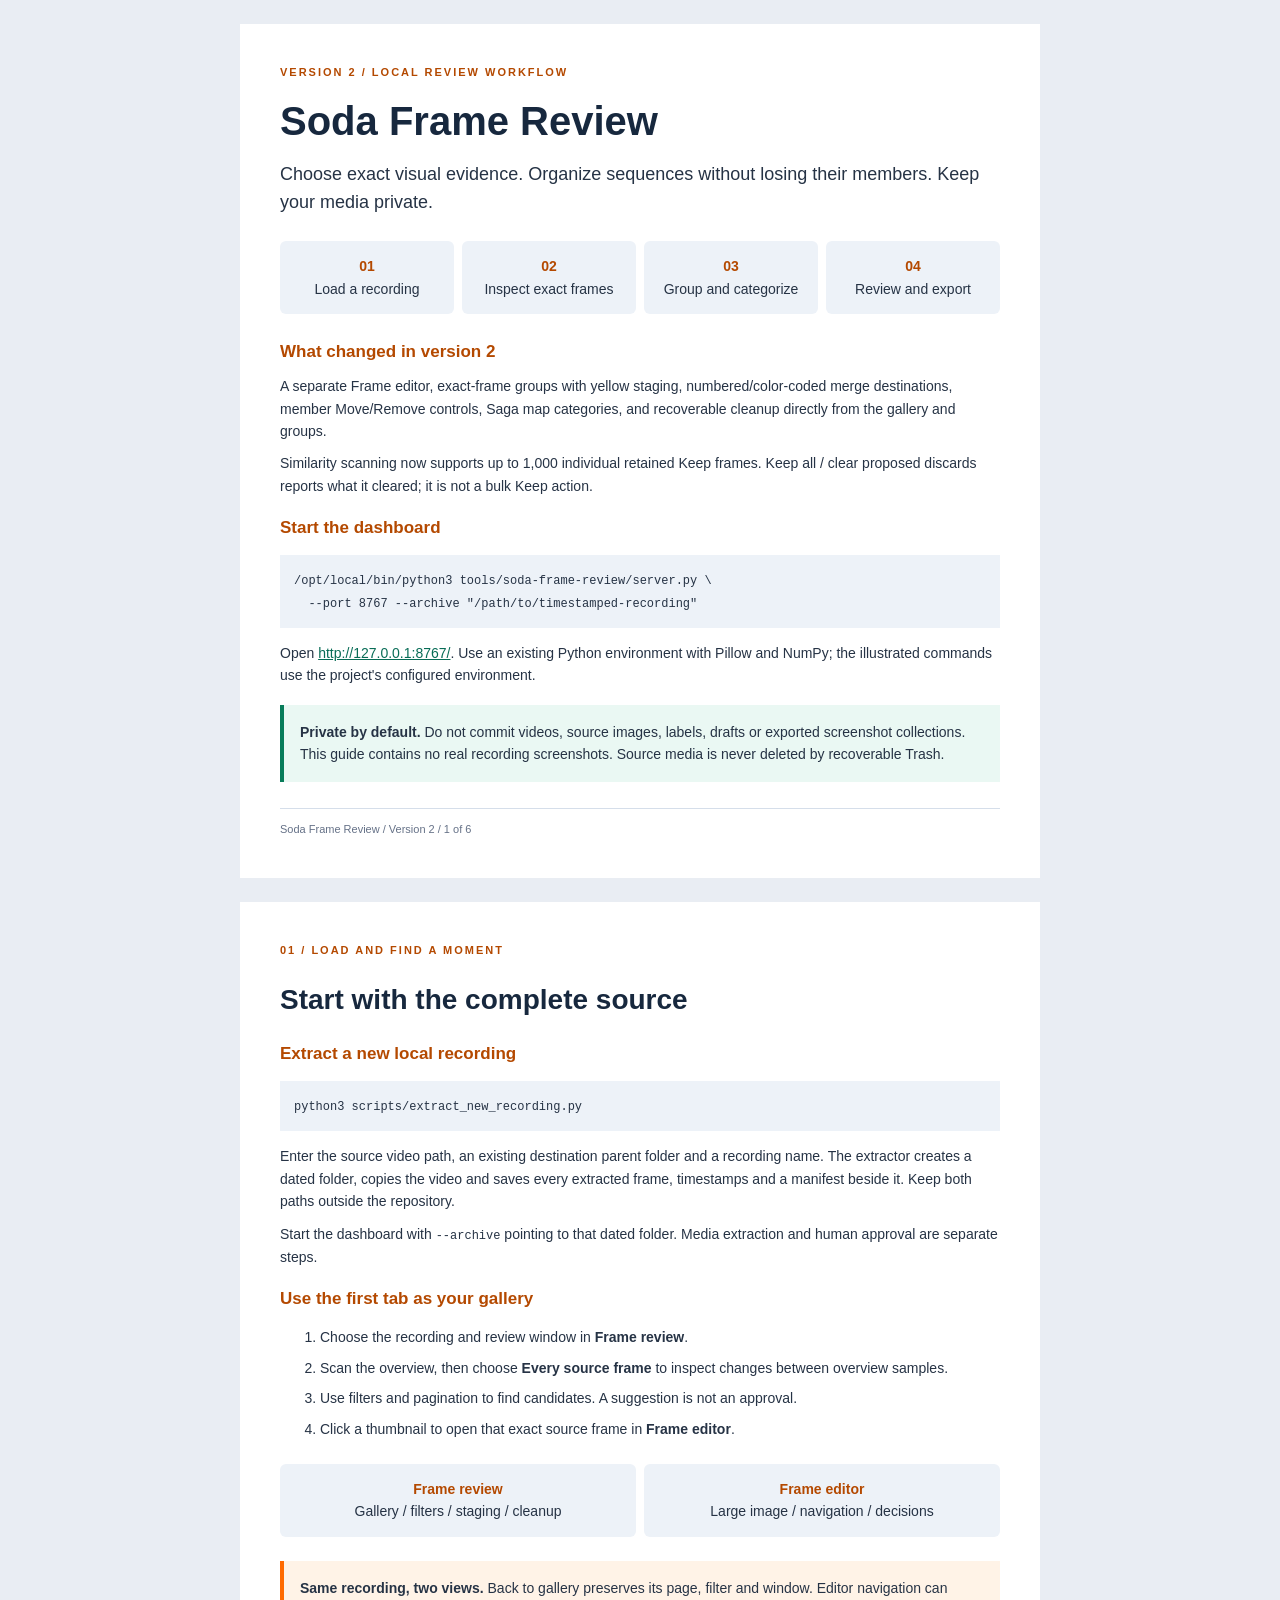
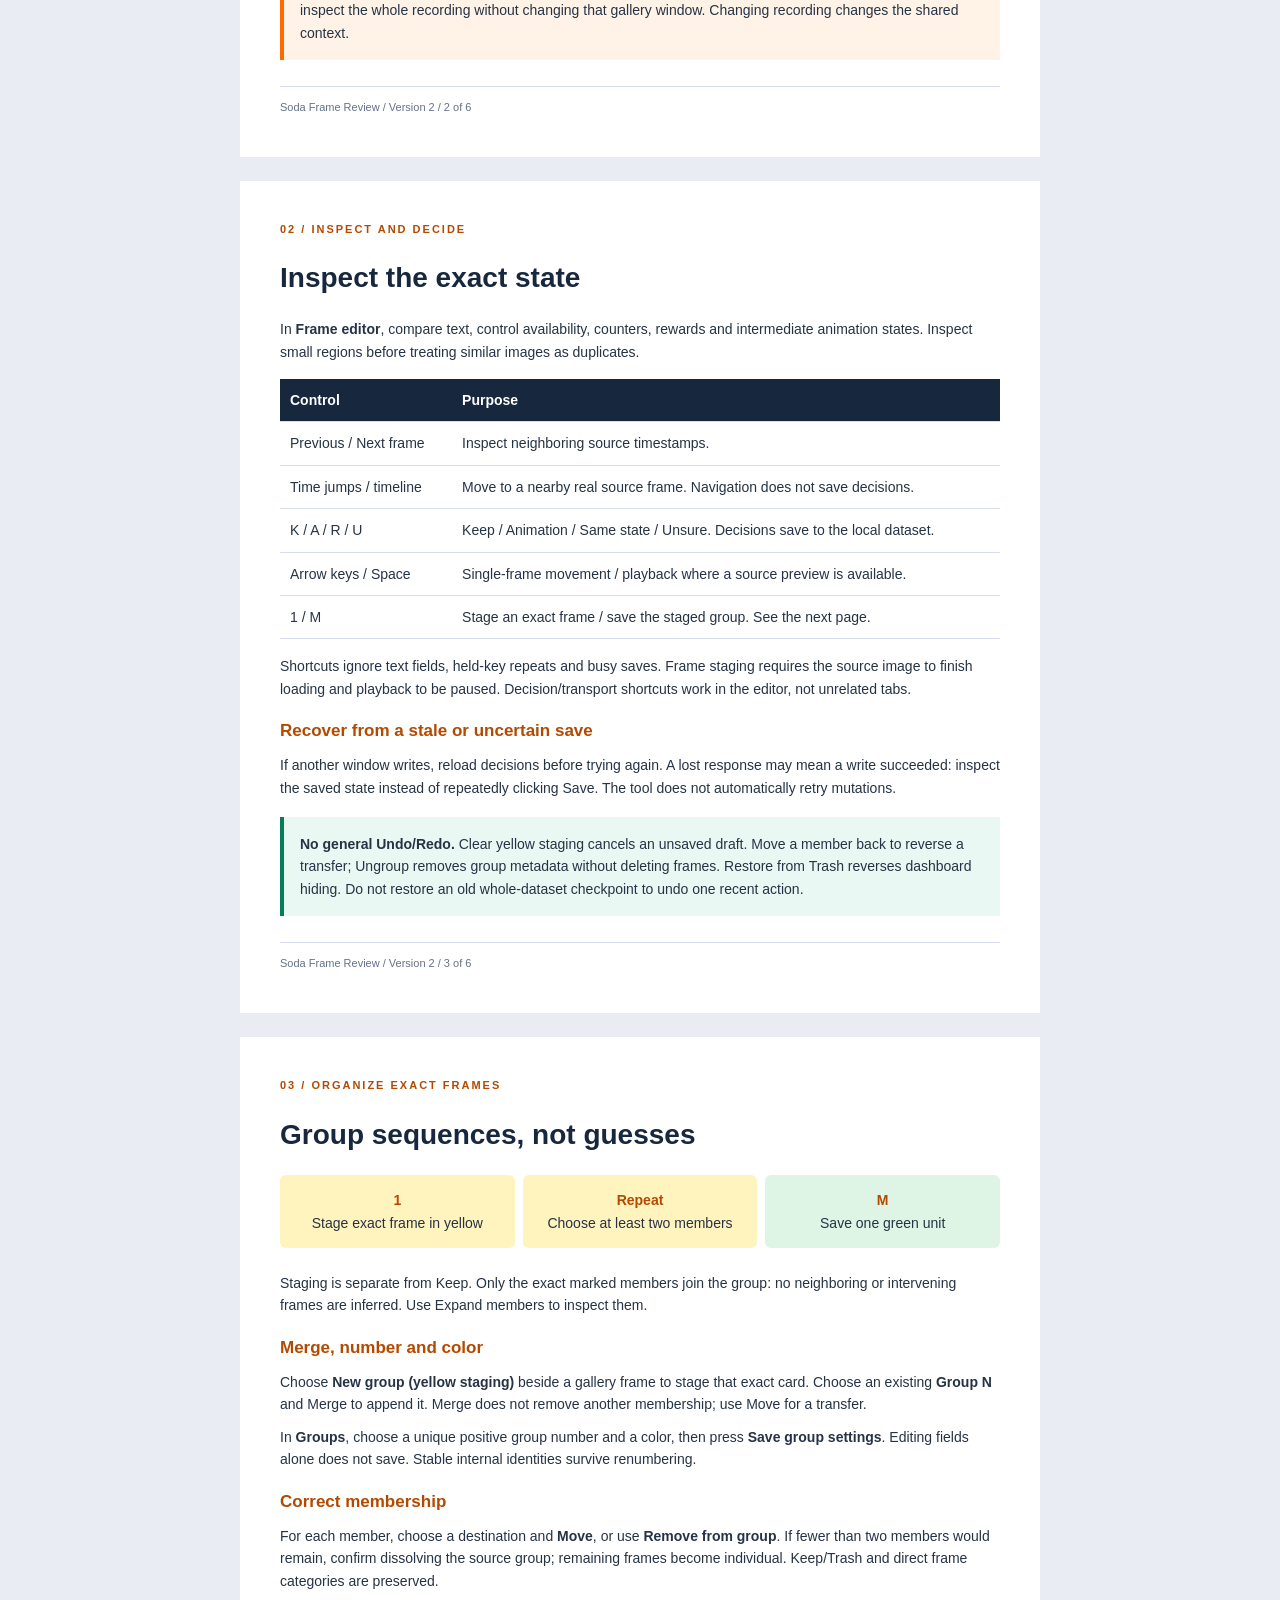
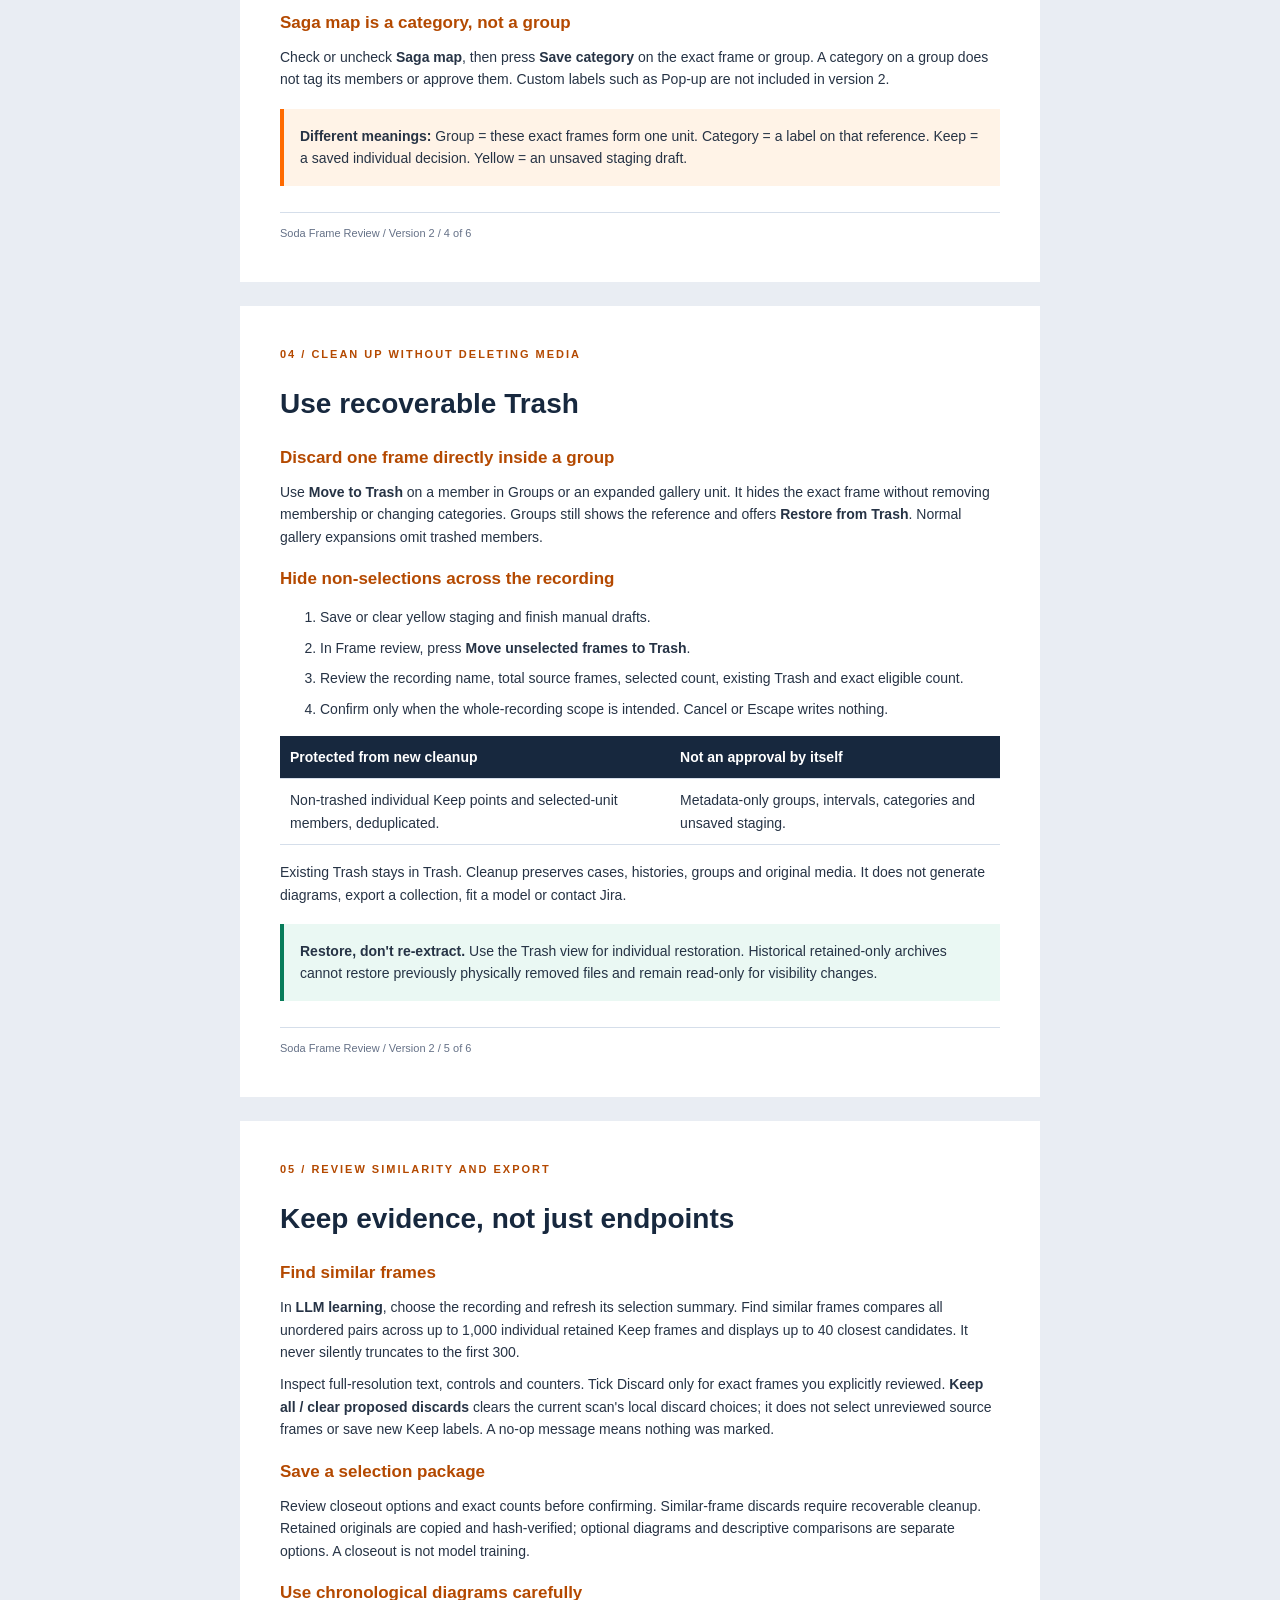
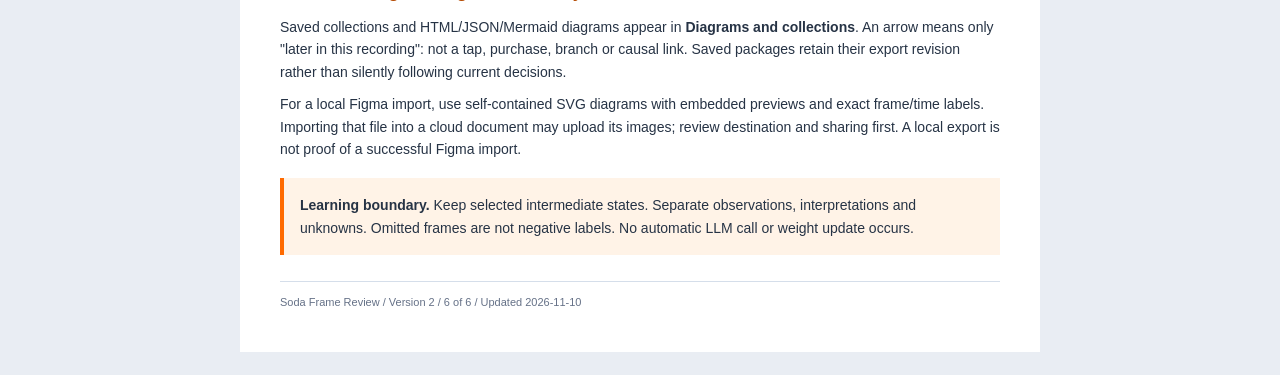
<file: docs/video-analysis-tool-tutorial.html>
<!doctype html>
<html lang="en">
<head>
<meta charset="utf-8">
<meta name="viewport" content="width=device-width, initial-scale=1">
<title>Soda Frame Review - Version 2 tutorial</title>
<style>
@page { size: A4; margin: 18mm; }
* { box-sizing: border-box; }
body { margin: 0; color: #263345; background: #e9edf3; font: 14px/1.6 Arial, sans-serif; }
main { max-width: 800px; margin: auto; }
section { background: white; padding: 40px; margin: 24px 0; }
.eyebrow { color: #b44900; font-weight: bold; letter-spacing: 2px; font-size: 11px; }
h1 { font-size: 40px; line-height: 1.15; margin: 16px 0; color: #17283e; }
h2 { font-size: 28px; line-height: 1.2; color: #17283e; }
h3 { font-size: 17px; color: #b44900; margin-bottom: 6px; }
p { margin: 10px 0; }
.lead { font-size: 18px; }
.callout { padding: 16px; border-left: 4px solid #ff6a00; background: #fff3e7; margin: 18px 0; }
.safe { background: #eaf8f3; border-color: #087c5a; }
.steps { display: flex; gap: 8px; margin: 24px 0; }
.step { flex: 1; background: #edf2f8; padding: 14px 10px; text-align: center; border-radius: 6px; }
.step b { display: block; color: #b44900; }
.yellow { background: #fff3be; }
.green { background: #def4e5; }
table { width: 100%; border-collapse: collapse; margin: 16px 0; }
td, th { text-align: left; padding: 10px; border-bottom: 1px solid #d5deea; vertical-align: top; }
th { background: #17283e; color: white; }
code { font: 12px/1.6 monospace; overflow-wrap: anywhere; }
pre { background: #edf2f8; padding: 14px; white-space: pre-wrap; }
li { margin: 8px 0; }
footer { color: #657187; border-top: 1px solid #d5deea; padding-top: 12px; margin-top: 26px; font-size: 11px; }
a { color: #086c56; }
@media print {
 body { background: white; font-size: 12px; }
 main { max-width: none; }
 section { padding: 0; margin: 0; break-after: page; }
 section:last-child { break-after: auto; }
 h1 { font-size: 36px; }
 h2 { font-size: 25px; }
 .lead { font-size: 16px; }
 .callout, table, pre, .steps { break-inside: avoid; }
}
</style>
</head>
<body><main>
<section>
<div class="eyebrow">VERSION 2 / LOCAL REVIEW WORKFLOW</div>
<h1>Soda Frame Review</h1>
<p class="lead">Choose exact visual evidence. Organize sequences without losing their members. Keep your media private.</p>
<div class="steps">
<div class="step"><b>01</b>Load a recording</div>
<div class="step"><b>02</b>Inspect exact frames</div>
<div class="step"><b>03</b>Group and categorize</div>
<div class="step"><b>04</b>Review and export</div>
</div>
<h3>What changed in version 2</h3>
<p>A separate Frame editor, exact-frame groups with yellow staging, numbered/color-coded merge destinations, member Move/Remove controls, Saga map categories, and recoverable cleanup directly from the gallery and groups.</p>
<p>Similarity scanning now supports up to 1,000 individual retained Keep frames. Keep all / clear proposed discards reports what it cleared; it is not a bulk Keep action.</p>
<h3>Start the dashboard</h3>
<pre><code>/opt/local/bin/python3 tools/soda-frame-review/server.py \
  --port 8767 --archive "/path/to/timestamped-recording"
</code></pre>
<p>Open <a href="http://127.0.0.1:8767/">http://127.0.0.1:8767/</a>. Use an existing Python environment with Pillow and NumPy; the illustrated commands use the project's configured environment.</p>
<div class="callout safe"><b>Private by default.</b> Do not commit videos, source images, labels, drafts or exported screenshot collections. This guide contains no real recording screenshots. Source media is never deleted by recoverable Trash.</div>
<footer>Soda Frame Review / Version 2 / 1 of 6</footer>
</section>
<section>
<div class="eyebrow">01 / LOAD AND FIND A MOMENT</div>
<h2>Start with the complete source</h2>
<h3>Extract a new local recording</h3>
<pre><code>python3 scripts/extract_new_recording.py</code></pre>
<p>Enter the source video path, an existing destination parent folder and a recording name. The extractor creates a dated folder, copies the video and saves every extracted frame, timestamps and a manifest beside it. Keep both paths outside the repository.</p>
<p>Start the dashboard with <code>--archive</code> pointing to that dated folder. Media extraction and human approval are separate steps.</p>
<h3>Use the first tab as your gallery</h3>
<ol>
<li>Choose the recording and review window in <b>Frame review</b>.</li>
<li>Scan the overview, then choose <b>Every source frame</b> to inspect changes between overview samples.</li>
<li>Use filters and pagination to find candidates. A suggestion is not an approval.</li>
<li>Click a thumbnail to open that exact source frame in <b>Frame editor</b>.</li>
</ol>
<div class="steps">
<div class="step"><b>Frame review</b>Gallery / filters / staging / cleanup</div>
<div class="step"><b>Frame editor</b>Large image / navigation / decisions</div>
</div>
<div class="callout"><b>Same recording, two views.</b> Back to gallery preserves its page, filter and window. Editor navigation can inspect the whole recording without changing that gallery window. Changing recording changes the shared context.</div>
<footer>Soda Frame Review / Version 2 / 2 of 6</footer>
</section>
<section>
<div class="eyebrow">02 / INSPECT AND DECIDE</div>
<h2>Inspect the exact state</h2>
<p>In <b>Frame editor</b>, compare text, control availability, counters, rewards and intermediate animation states. Inspect small regions before treating similar images as duplicates.</p>
<table>
<tr><th>Control</th><th>Purpose</th></tr>
<tr><td>Previous / Next frame</td><td>Inspect neighboring source timestamps.</td></tr>
<tr><td>Time jumps / timeline</td><td>Move to a nearby real source frame. Navigation does not save decisions.</td></tr>
<tr><td>K / A / R / U</td><td>Keep / Animation / Same state / Unsure. Decisions save to the local dataset.</td></tr>
<tr><td>Arrow keys / Space</td><td>Single-frame movement / playback where a source preview is available.</td></tr>
<tr><td>1 / M</td><td>Stage an exact frame / save the staged group. See the next page.</td></tr>
</table>
<p>Shortcuts ignore text fields, held-key repeats and busy saves. Frame staging requires the source image to finish loading and playback to be paused. Decision/transport shortcuts work in the editor, not unrelated tabs.</p>
<h3>Recover from a stale or uncertain save</h3>
<p>If another window writes, reload decisions before trying again. A lost response may mean a write succeeded: inspect the saved state instead of repeatedly clicking Save. The tool does not automatically retry mutations.</p>
<div class="callout safe"><b>No general Undo/Redo.</b> Clear yellow staging cancels an unsaved draft. Move a member back to reverse a transfer; Ungroup removes group metadata without deleting frames. Restore from Trash reverses dashboard hiding. Do not restore an old whole-dataset checkpoint to undo one recent action.</div>
<footer>Soda Frame Review / Version 2 / 3 of 6</footer>
</section>
<section>
<div class="eyebrow">03 / ORGANIZE EXACT FRAMES</div>
<h2>Group sequences, not guesses</h2>
<div class="steps">
<div class="step yellow"><b>1</b>Stage exact frame in yellow</div>
<div class="step yellow"><b>Repeat</b>Choose at least two members</div>
<div class="step green"><b>M</b>Save one green unit</div>
</div>
<p>Staging is separate from Keep. Only the exact marked members join the group: no neighboring or intervening frames are inferred. Use Expand members to inspect them.</p>
<h3>Merge, number and color</h3>
<p>Choose <b>New group (yellow staging)</b> beside a gallery frame to stage that exact card. Choose an existing <b>Group N</b> and Merge to append it. Merge does not remove another membership; use Move for a transfer.</p>
<p>In <b>Groups</b>, choose a unique positive group number and a color, then press <b>Save group settings</b>. Editing fields alone does not save. Stable internal identities survive renumbering.</p>
<h3>Correct membership</h3>
<p>For each member, choose a destination and <b>Move</b>, or use <b>Remove from group</b>. If fewer than two members would remain, confirm dissolving the source group; remaining frames become individual. Keep/Trash and direct frame categories are preserved.</p>
<h3>Saga map is a category, not a group</h3>
<p>Check or uncheck <b>Saga map</b>, then press <b>Save category</b> on the exact frame or group. A category on a group does not tag its members or approve them. Custom labels such as Pop-up are not included in version 2.</p>
<div class="callout"><b>Different meanings:</b> Group = these exact frames form one unit. Category = a label on that reference. Keep = a saved individual decision. Yellow = an unsaved staging draft.</div>
<footer>Soda Frame Review / Version 2 / 4 of 6</footer>
</section>
<section>
<div class="eyebrow">04 / CLEAN UP WITHOUT DELETING MEDIA</div>
<h2>Use recoverable Trash</h2>
<h3>Discard one frame directly inside a group</h3>
<p>Use <b>Move to Trash</b> on a member in Groups or an expanded gallery unit. It hides the exact frame without removing membership or changing categories. Groups still shows the reference and offers <b>Restore from Trash</b>. Normal gallery expansions omit trashed members.</p>
<h3>Hide non-selections across the recording</h3>
<ol>
<li>Save or clear yellow staging and finish manual drafts.</li>
<li>In Frame review, press <b>Move unselected frames to Trash</b>.</li>
<li>Review the recording name, total source frames, selected count, existing Trash and exact eligible count.</li>
<li>Confirm only when the whole-recording scope is intended. Cancel or Escape writes nothing.</li>
</ol>
<table>
<tr><th>Protected from new cleanup</th><th>Not an approval by itself</th></tr>
<tr><td>Non-trashed individual Keep points and selected-unit members, deduplicated.</td><td>Metadata-only groups, intervals, categories and unsaved staging.</td></tr>
</table>
<p>Existing Trash stays in Trash. Cleanup preserves cases, histories, groups and original media. It does not generate diagrams, export a collection, fit a model or contact Jira.</p>
<div class="callout safe"><b>Restore, don't re-extract.</b> Use the Trash view for individual restoration. Historical retained-only archives cannot restore previously physically removed files and remain read-only for visibility changes.</div>
<footer>Soda Frame Review / Version 2 / 5 of 6</footer>
</section>
<section>
<div class="eyebrow">05 / REVIEW SIMILARITY AND EXPORT</div>
<h2>Keep evidence, not just endpoints</h2>
<h3>Find similar frames</h3>
<p>In <b>LLM learning</b>, choose the recording and refresh its selection summary. Find similar frames compares all unordered pairs across up to 1,000 individual retained Keep frames and displays up to 40 closest candidates. It never silently truncates to the first 300.</p>
<p>Inspect full-resolution text, controls and counters. Tick Discard only for exact frames you explicitly reviewed. <b>Keep all / clear proposed discards</b> clears the current scan's local discard choices; it does not select unreviewed source frames or save new Keep labels. A no-op message means nothing was marked.</p>
<h3>Save a selection package</h3>
<p>Review closeout options and exact counts before confirming. Similar-frame discards require recoverable cleanup. Retained originals are copied and hash-verified; optional diagrams and descriptive comparisons are separate options. A closeout is not model training.</p>
<h3>Use chronological diagrams carefully</h3>
<p>Saved collections and HTML/JSON/Mermaid diagrams appear in <b>Diagrams and collections</b>. An arrow means only "later in this recording": not a tap, purchase, branch or causal link. Saved packages retain their export revision rather than silently following current decisions.</p>
<p>For a local Figma import, use self-contained SVG diagrams with embedded previews and exact frame/time labels. Importing that file into a cloud document may upload its images; review destination and sharing first. A local export is not proof of a successful Figma import.</p>
<div class="callout"><b>Learning boundary.</b> Keep selected intermediate states. Separate observations, interpretations and unknowns. Omitted frames are not negative labels. No automatic LLM call or weight update occurs.</div>
<footer>Soda Frame Review / Version 2 / 6 of 6 / Updated 2026-11-10</footer>
</section>
</main></body></html>
</file>
